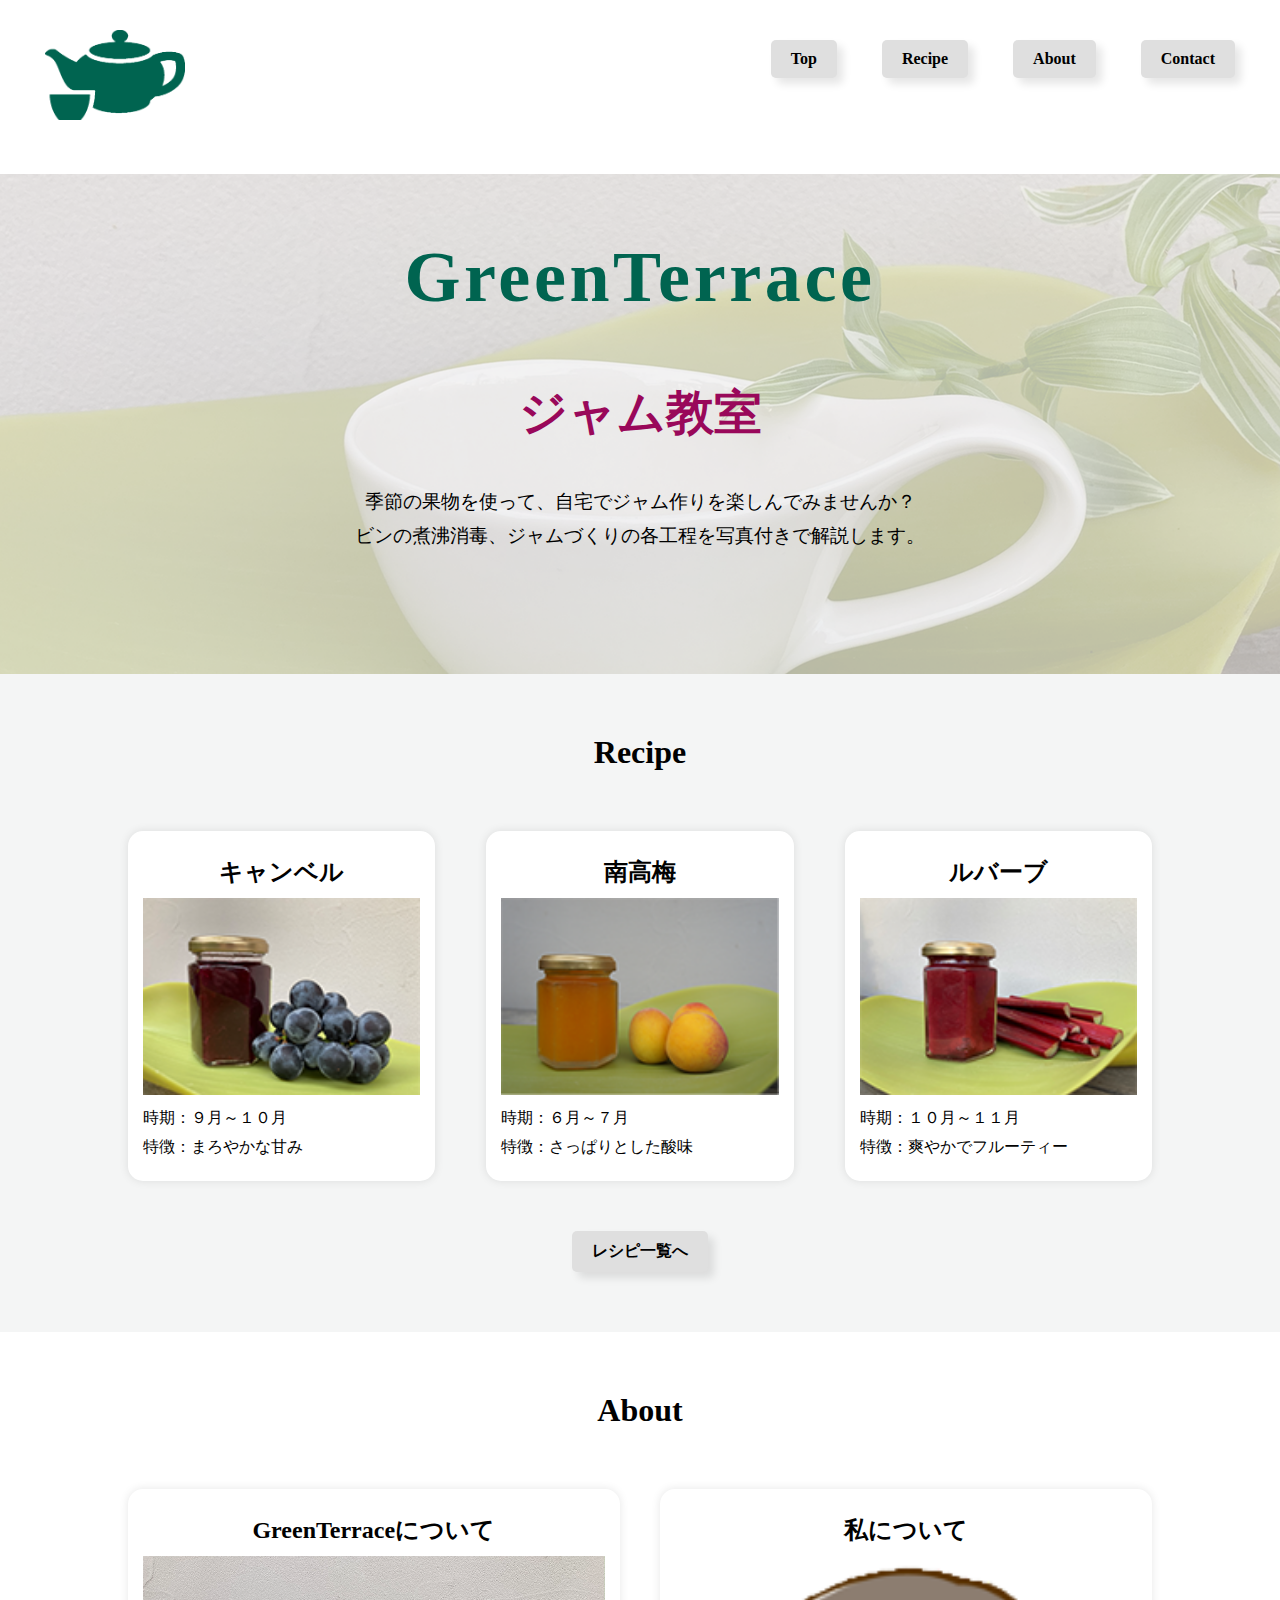
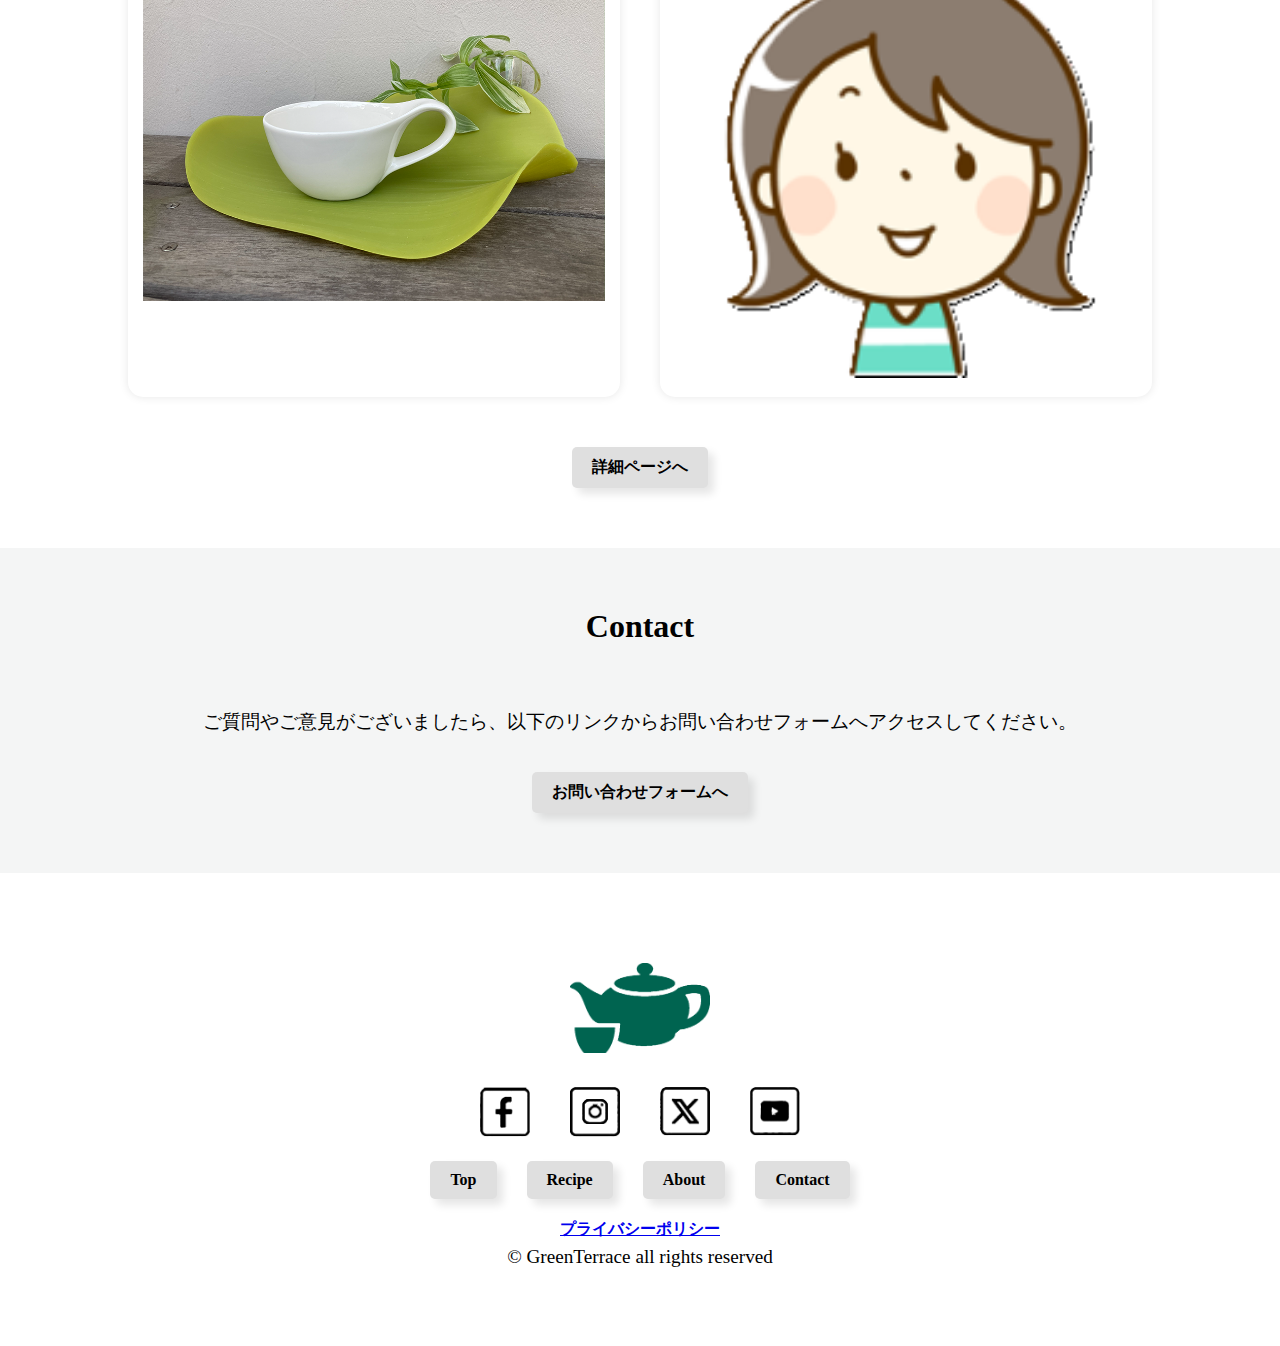
<file: index.html>
<!DOCTYPE html>
<html lang="ja">
<head>
    <meta charset="UTF-8">
    <meta name="viewport" content="width=device-width, initial-scale=1.0">
    <title>GreenTerrace ジャム教室</title>
    <meta name="description" content="ジャム教室のページです。ジャム作りレシピを紹介しています。">
    <link rel="stylesheet" href="style.css" >
</head>
<body>
    <!-- ここからページ内容を記述-->
    
    <header>
        <div class="title">
            <a href="#" class="logo">
                <img src="images/logo-pot.png" art="GreenTerrace ロゴ">
            </a>
        </div>
        
        <nav class="main-nav">
            <ul>
                <li><a class="btn" href="index.html">Top</a></li>
                <li><a class="btn" href="recipe.html">Recipe</a></li>
                <li><a class="btn" href="about.html">About</a></li>
                <li><a class="btn" href="contact.html">Contact</a></li>
            </ul>
        </nav>    
    </header>
    <!-- -->
    <main>
        <section id="top">
            <div class="container">
                <div class="hero">
                    <h1><span class="green">Green</span><span class="terrace">Terrace</span></h1>
                    <h2><strong>ジャム教室</strong></h2>
                </div>
                <div class="hero-text">
                    <p>季節の果物を使って、自宅でジャム作りを楽しんでみませんか？<br>ビンの煮沸消毒、ジャムづくりの各工程を写真付きで解説します。</p>    
                </div>
            </div>
        </section>
        <section id="recipe">
            <div class="container">
                <h2>Recipe</h2>
                <div class="recipe-item-wrap">
                    <div class="recipe-item">
                        <h3>キャンベル</h3>
                        <div class="item-box">
                            <img src="images/jam-campbell.png" alt="キャンベルのジャム">
                            <p>時期：９月～１０月<br>特徴：まろやかな甘み</p>
                        </div>
                    </div>
                    <div class="recipe-item">
                        <h3>南高梅</h3>
                            <div class="item-box">
                            <img src="images/jam-ume.png" alt="南高梅のジャム"> 
                            <p>時期：６月～７月<br>特徴：さっぱりとした酸味</p>
                        </div>
                    </div>
                    <div class="recipe-item">
                        <h3>ルバーブ</h3>
                            <div class="item-box">
                            <img src="images/jam-rhubarb.png" alt="ルバーブのジャム"> 
                            <p>時期：１０月～１１月<br>特徴：爽やかでフルーティー</p>
                        </div>
                    </div>                         
                </div>
                <a class="btn" href="recipe.html">レシピ一覧へ</a>
            </div><!-- .container -->
        </section>
 
        <section id="about">
            <div class="container">
                <h2>About</h2>
                <div class="about-item-wrap">
                    <div class="about-item"> 
                        <h3>GreenTerraceについて</h3>  
                        <div class="about-box">
                            <img src="images/greenterracecap.png" alt="白いカップ（About）">
                        </div>
                    </div>
                    <div class="about-item"> 
                        <h3>私について</h3>  
                        <div class="about-box">
                            <img src="images/illust-woman.png" alt="女性イラスト（About）">
                        </div>
                    </div>
                </div>
                <a class="btn" href="about.html">詳細ページへ</a>
            </div><!-- .container -->
        </section>
  
        <section id="contact">
            <div class="container">
                <h2>Contact</h2>
          
                <p>ご質問やご意見がございましたら、以下のリンクからお問い合わせフォームへアクセスしてください。</p>
                <a class="btn" href="contact.html">お問い合わせフォームへ</a>
            </div><!-- .container -->
        </section>
    </main>
    <footer>
        <div class="title">
            <a href="#" class="logo">
                <img src="images/logo-pot.png" alt="GreenTerrace ロゴ">
            </a>
        </div>
       
        <div class="sns-icons">
            <ul>
                <li><a href="#"><img src="images/icon-facebook.png" alt="Facebook"></a></li>
                <li><a href="#"><img src="images/icon-instagram.png" alt="Instagram"></a></li>
                <li><a href="#"><img src="images/icon-x.png" alt="X"></a></li>
                <li><a href="#"><img src="images/icon-youtube.png" alt="YouTube"></a></li>
            </ul>
        </div>

        <nav class="footer-nav">
            <ul>
                <li><a class="btn" href="index.html">Top</a></li>
                <li><a class="btn" href="recipe.html">Recipe</a></li>
                <li><a class="btn" href="about.html">About</a></li>
                <li><a class="btn" href="contact.html">Contact</a></li>
            </ul>
        </nav>    
        <a href="#">プライバシーポリシー</a>
        <p>© GreenTerrace all rights reserved</p>
    </footer>
</body>
</html>
</file>
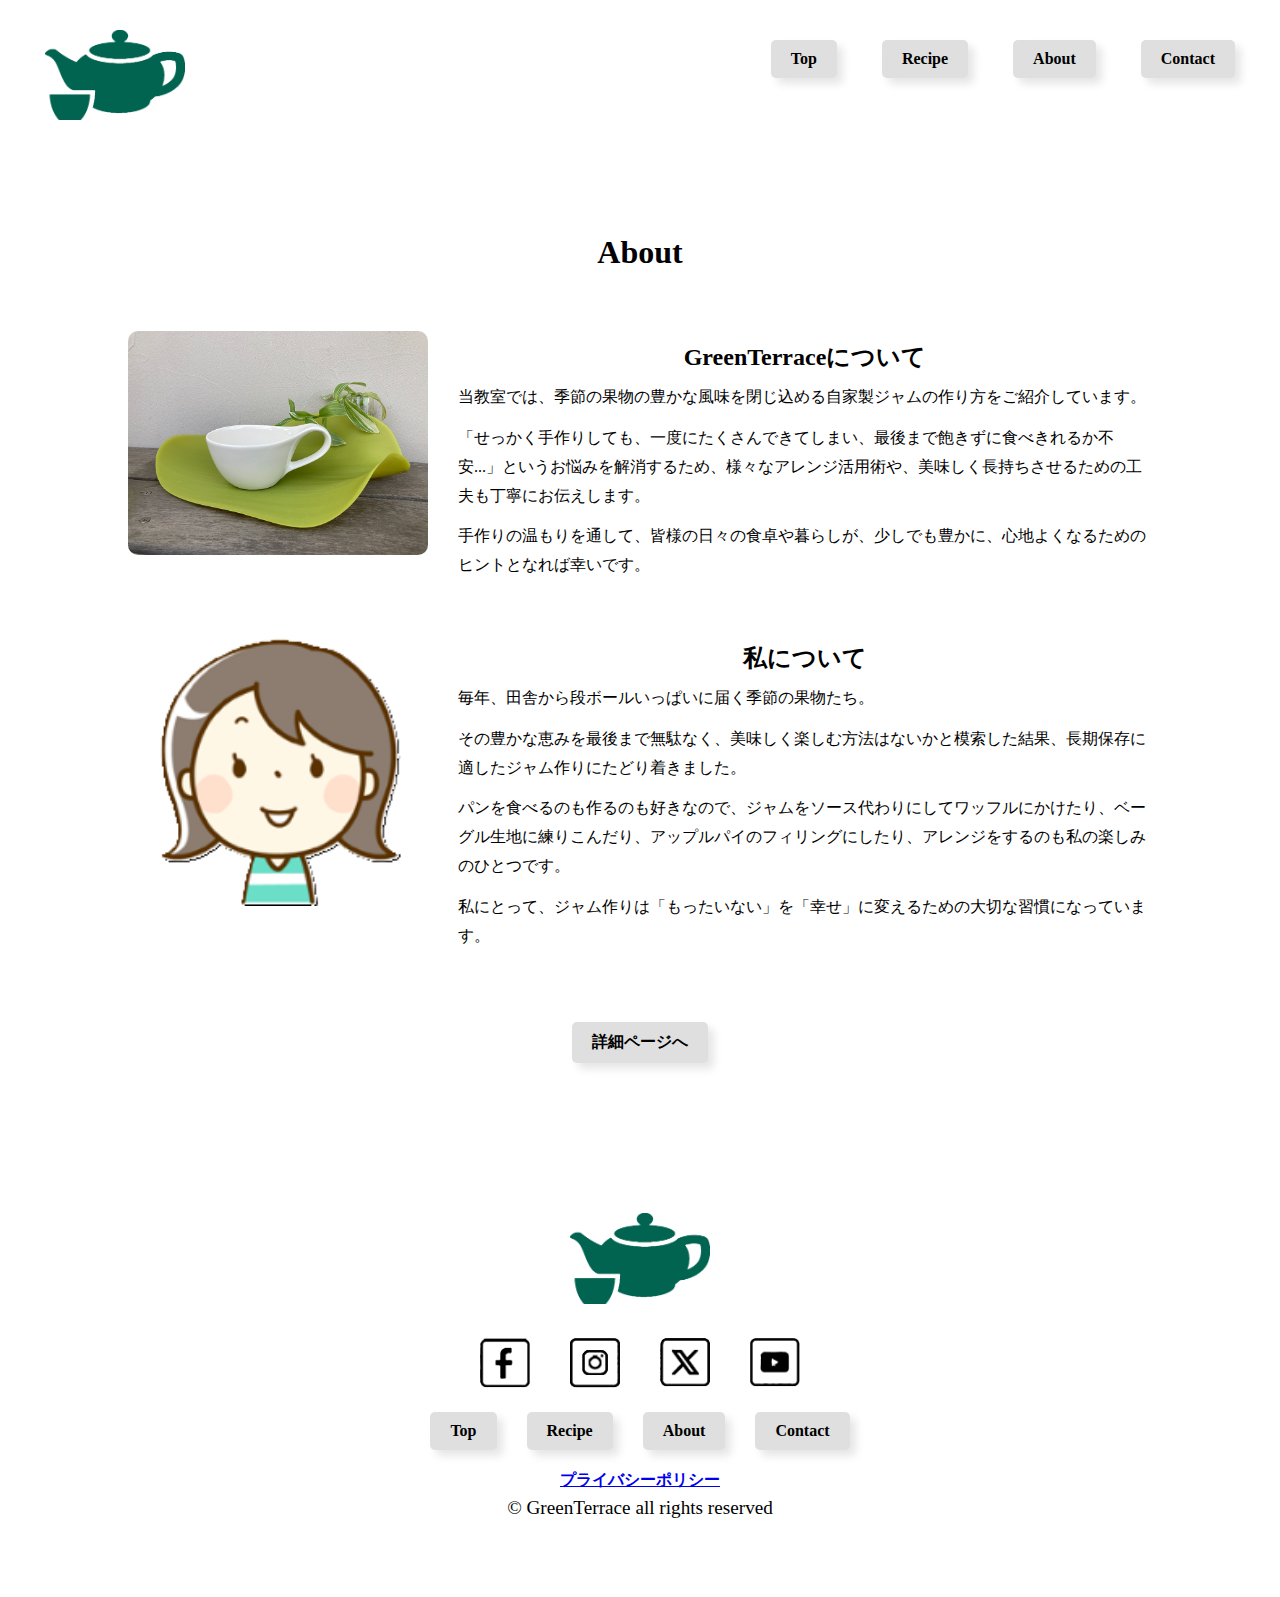
<file: about.html>
<!DOCTYPE html>
<html lang="ja">
<head>
    <meta charset="UTF-8">
    <meta name="viewport" content="width=device-width, initial-scale=1.0">
    <title>GreenTerrace ジャム教室</title>
    <meta name="description" content="ジャム教室のページです。ジャム作りレシピを紹介しています。">

    <link rel="stylesheet" href="style.css" >
</head>
<body>
    <!-- ここからページ内容を記述-->
    
    <header>
        <div class="title">
            <a href="#" class="logo">
                <img src="images/logo-pot.png" art="GreenTerrace ロゴ">
            </a>
        </div>
        <!-- 
        <div class="sns-icons">
            <ul>
                <li><a href="#"><img src="images/icon-facebook.png" alt="Facebook"></a></li>
                <li><a href="#"><img src="images/icon-instagram.png" alt="Instagram"></a></li>
                <li><a href="#"><img src="images/icon-x.png" alt="X"></a></li>
                <li><a href="#"><img src="images/icon-youtube.png" alt="YouTube"></a></li>
            </ul>
        </div>
        -->
        <nav class="main-nav">
            <ul>
                <li><a class="btn" href="index.html">Top</a></li>
                <li><a class="btn" href="recipe.html">Recipe</a></li>
                <li><a class="btn" href="about.html">About</a></li>
                <li><a class="btn" href="contact.html">Contact</a></li>
            </ul>
        </nav>    
    </header>
    <!-- -->
    <main>
        <section id="about">
            <div class="container">
                <h2>About</h2>
                <div class="about-content">
                    <div class="about-box-wrap">    
                        <img src="images/greenterracecap.png" alt="白いカップ（About）">
                        <div class="about-box">
                            <h3>GreenTerraceについて</h3>
                            <p>当教室では、季節の果物の豊かな風味を閉じ込める自家製ジャムの作り方をご紹介しています。</p>
                            <p>「せっかく手作りしても、一度にたくさんできてしまい、最後まで飽きずに食べきれるか不安...」というお悩みを解消するため、様々なアレンジ活用術や、美味しく長持ちさせるための工夫も丁寧にお伝えします。</p>
                            <p>手作りの温もりを通して、皆様の日々の食卓や暮らしが、少しでも豊かに、心地よくなるためのヒントとなれば幸いです。</p>
                        </div>
                    </div>
                    <div class="about-box-wrap"> 
                        <img src="images/illust-woman.png" alt="女性イラスト（About）">
                        <div class="about-box">
                            <h3>私について</h3>
                            <p>毎年、田舎から段ボールいっぱいに届く季節の果物たち。</p>
                            <p>その豊かな恵みを最後まで無駄なく、美味しく楽しむ方法はないかと模索した結果、長期保存に適したジャム作りにたどり着きました。</p>
                            <p>パンを食べるのも作るのも好きなので、ジャムをソース代わりにしてワッフルにかけたり、ベーグル生地に練りこんだり、アップルパイのフィリングにしたり、アレンジをするのも私の楽しみのひとつです。</p>  
                            <p>私にとって、ジャム作りは「もったいない」を「幸せ」に変えるための大切な習慣になっています。</p>
                        </div>
                    </div>
                </div>
                <a class="btn" href="about.html">詳細ページへ</a>
            </div><!-- .container -->
        </section>
  
    </main>
    <footer>
        <div class="title">
            <a href="#" class="logo">
                <img src="images/logo-pot.png" alt="GreenTerrace ロゴ">
            </a>
        </div>
       
        <div class="sns-icons">
            <ul>
                <li><a href="#"><img src="images/icon-facebook.png" alt="Facebook"></a></li>
                <li><a href="#"><img src="images/icon-instagram.png" alt="Instagram"></a></li>
                <li><a href="#"><img src="images/icon-x.png" alt="X"></a></li>
                <li><a href="#"><img src="images/icon-youtube.png" alt="YouTube"></a></li>
            </ul>
        </div>

        <nav class="footer-nav">
            <ul>
                <li><a class="btn" href="index.html">Top</a></li>
                <li><a class="btn" href="recipe.html">Recipe</a></li>
                <li><a class="btn" href="about.html">About</a></li>
                <li><a class="btn" href="contact.html">Contact</a></li>
            </ul>
        </nav>    
        <a href="#">プライバシーポリシー</a>
        <p>© GreenTerrace all rights reserved</p>
    </footer>
</body>
</html>
</file>
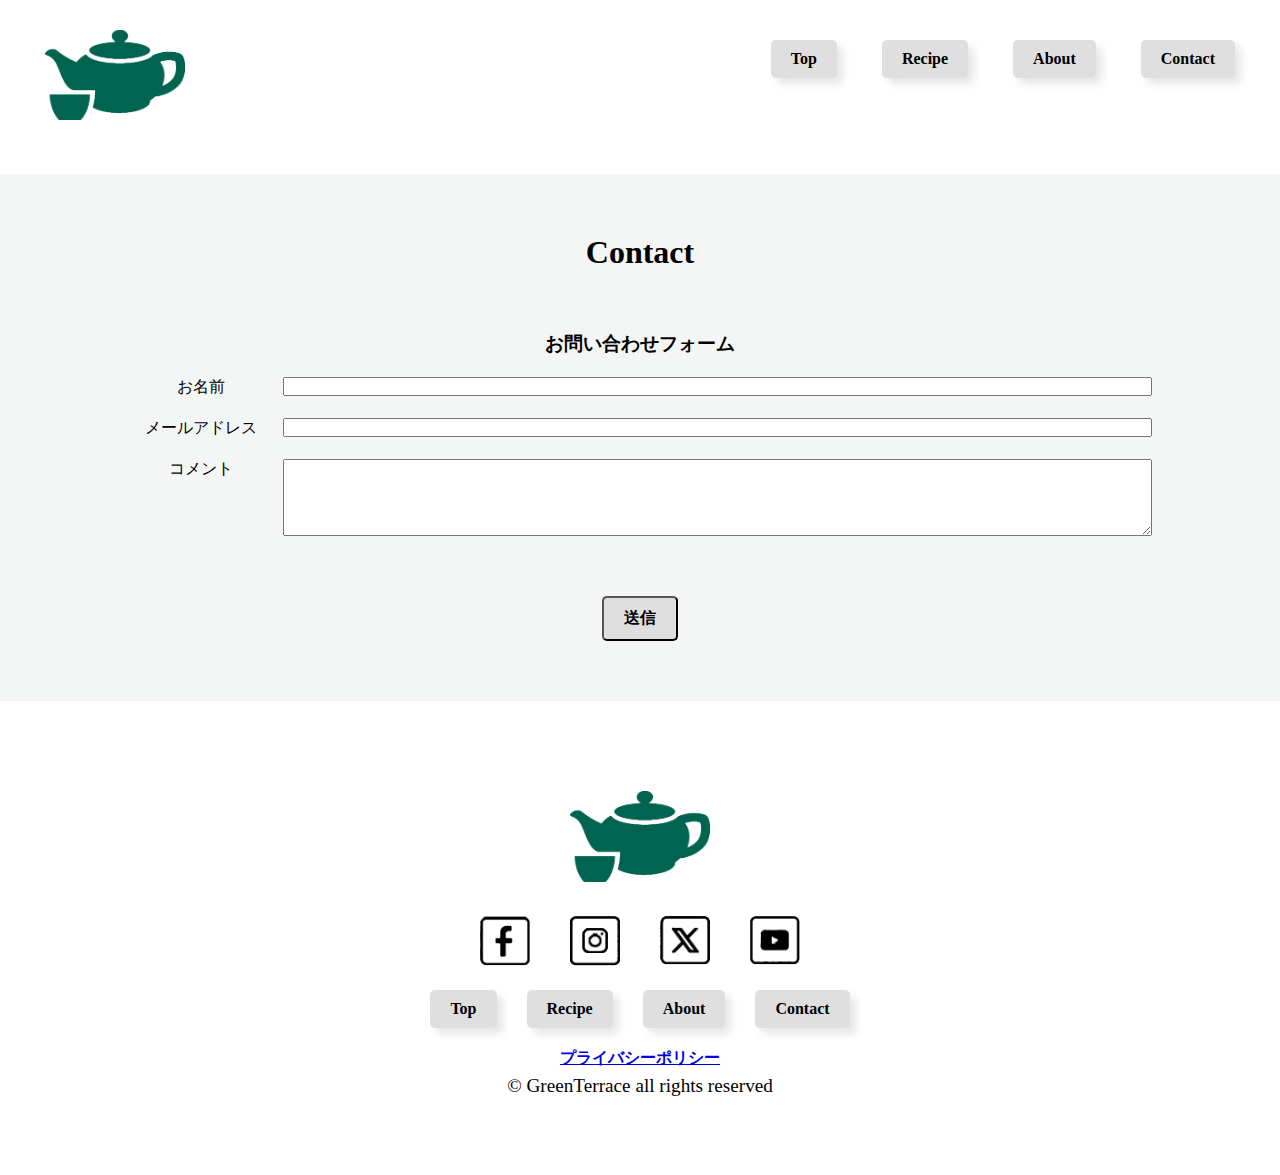
<file: contact.html>
<!DOCTYPE html>
<html lang="ja">
<head>
    <meta charset="UTF-8">
    <meta name="viewport" content="width=device-width, initial-scale=1.0">
    <title>GreenTerrace ジャム教室</title>
    <meta name="description" content="ジャム教室のページです。ジャム作りレシピを紹介しています。">

    <link rel="stylesheet" href="style.css" >
</head>
<body>
    <!-- ここからページ内容を記述-->
    
    <header>
        <div class="title">
            <a href="#" class="logo">
                <img src="images/logo-pot.png" art="GreenTerrace ロゴ">
            </a>
        </div>
        <!-- 
        <div class="sns-icons">
            <ul>
                <li><a href="#"><img src="images/icon-facebook.png" alt="Facebook"></a></li>
                <li><a href="#"><img src="images/icon-instagram.png" alt="Instagram"></a></li>
                <li><a href="#"><img src="images/icon-x.png" alt="X"></a></li>
                <li><a href="#"><img src="images/icon-youtube.png" alt="YouTube"></a></li>
            </ul>
        </div>
        -->
        <nav class="main-nav">
            <ul>
                <li><a class="btn" href="index.html">Top</a></li>
                <li><a class="btn" href="recipe.html">Recipe</a></li>
                <li><a class="btn" href="about.html">About</a></li>
                <li><a class="btn" href="contact.html">Contact</a></li>
            </ul>
        </nav>    
    </header>
    <!-- -->
    <main>
         <section id="contact">
            <div class="container">
                <h2>Contact</h2>
                <h3>お問い合わせフォーム</h3>
                <form action="https://example.com/submit" method="post" class="contact-form">
                    <div class="contact-item">
                        <label class="label">お名前</label>
                        <input type="text" class="inputs" name="name" required>
                    </div>
                    <div class="contact-item">
                        <label class="label">メールアドレス</label>
                        <input type="email" class="inputs" name="email" required>
                    </div>
                    <div class="contact-item">
                        <label class="label">コメント</label>
                        <textarea class="inputs" rows="5" required></textarea>
                    </div>
                    <div class="button-area">
                        <input type="submit" value="送信"/>   
                    </div>    
                </form>
            </div><!-- .container -->
        </section>
    </main>
    <footer>
        <div class="title">
            <a href="#" class="logo">
                <img src="images/logo-pot.png" alt="GreenTerrace ロゴ">
            </a>
        </div>
       
        <div class="sns-icons">
            <ul>
                <li><a href="#"><img src="images/icon-facebook.png" alt="Facebook"></a></li>
                <li><a href="#"><img src="images/icon-instagram.png" alt="Instagram"></a></li>
                <li><a href="#"><img src="images/icon-x.png" alt="X"></a></li>
                <li><a href="#"><img src="images/icon-youtube.png" alt="YouTube"></a></li>
            </ul>
        </div>

        <nav class="footer-nav">
            <ul>
                <li><a class="btn" href="index.html">Top</a></li>
                <li><a class="btn" href="recipe.html">Recipe</a></li>
                <li><a class="btn" href="about.html">About</a></li>
                <li><a class="btn" href="contact.html">Contact</a></li>
            </ul>
        </nav>    
        <a href="#">プライバシーポリシー</a>
        <p>© GreenTerrace all rights reserved</p>
    </footer>
</body>
</html>
</file>
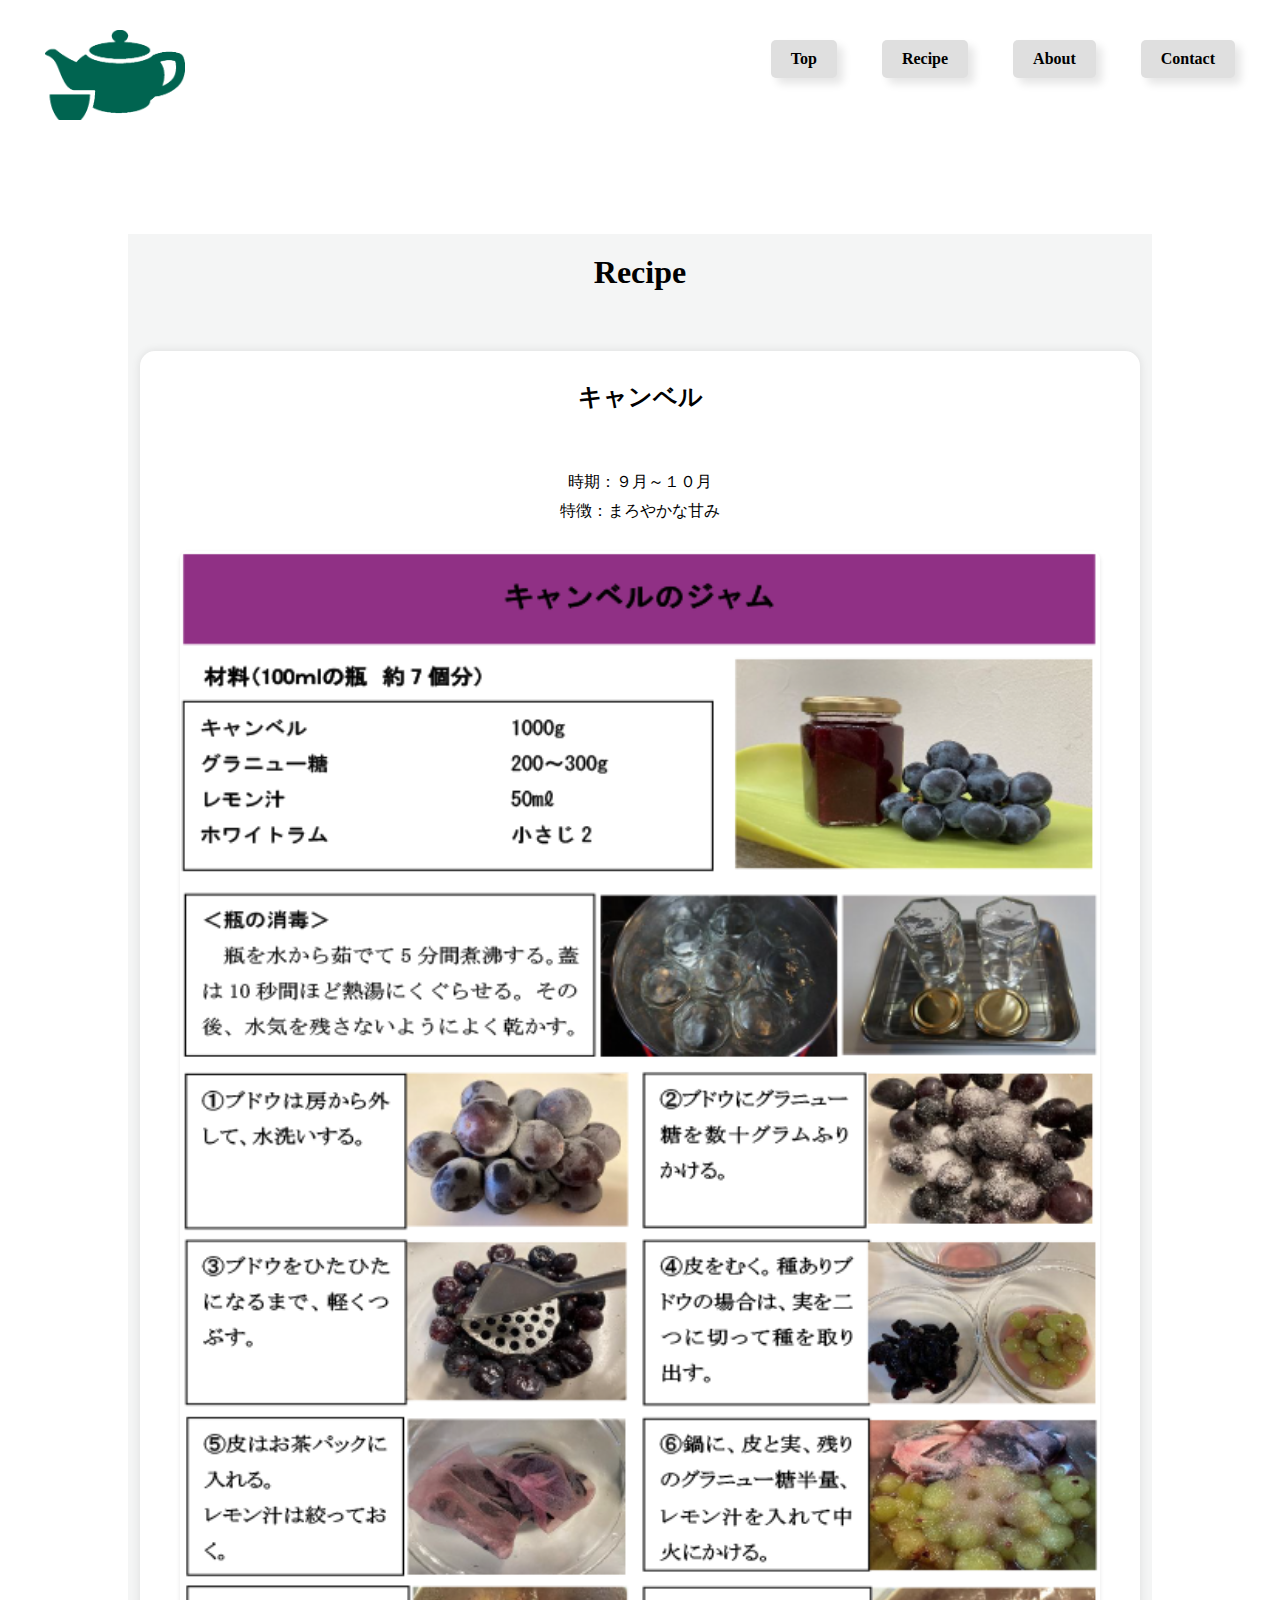
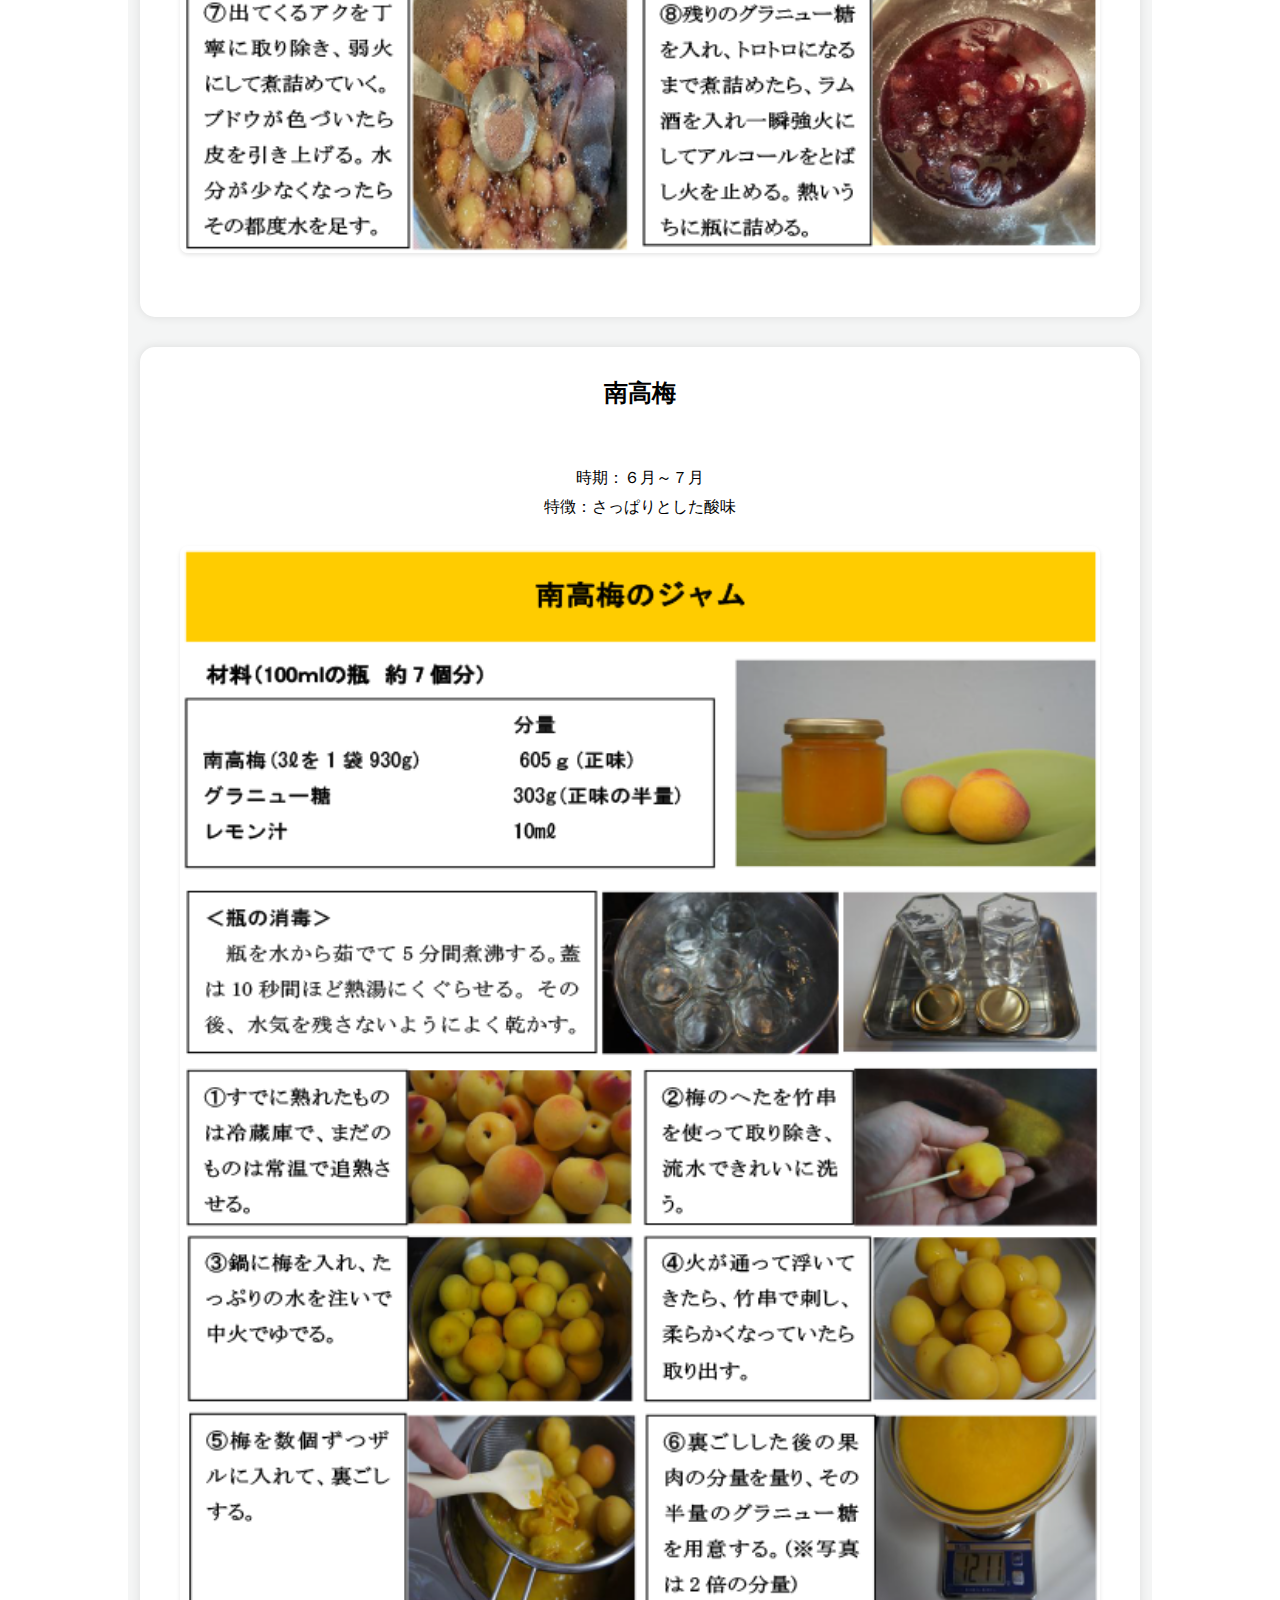
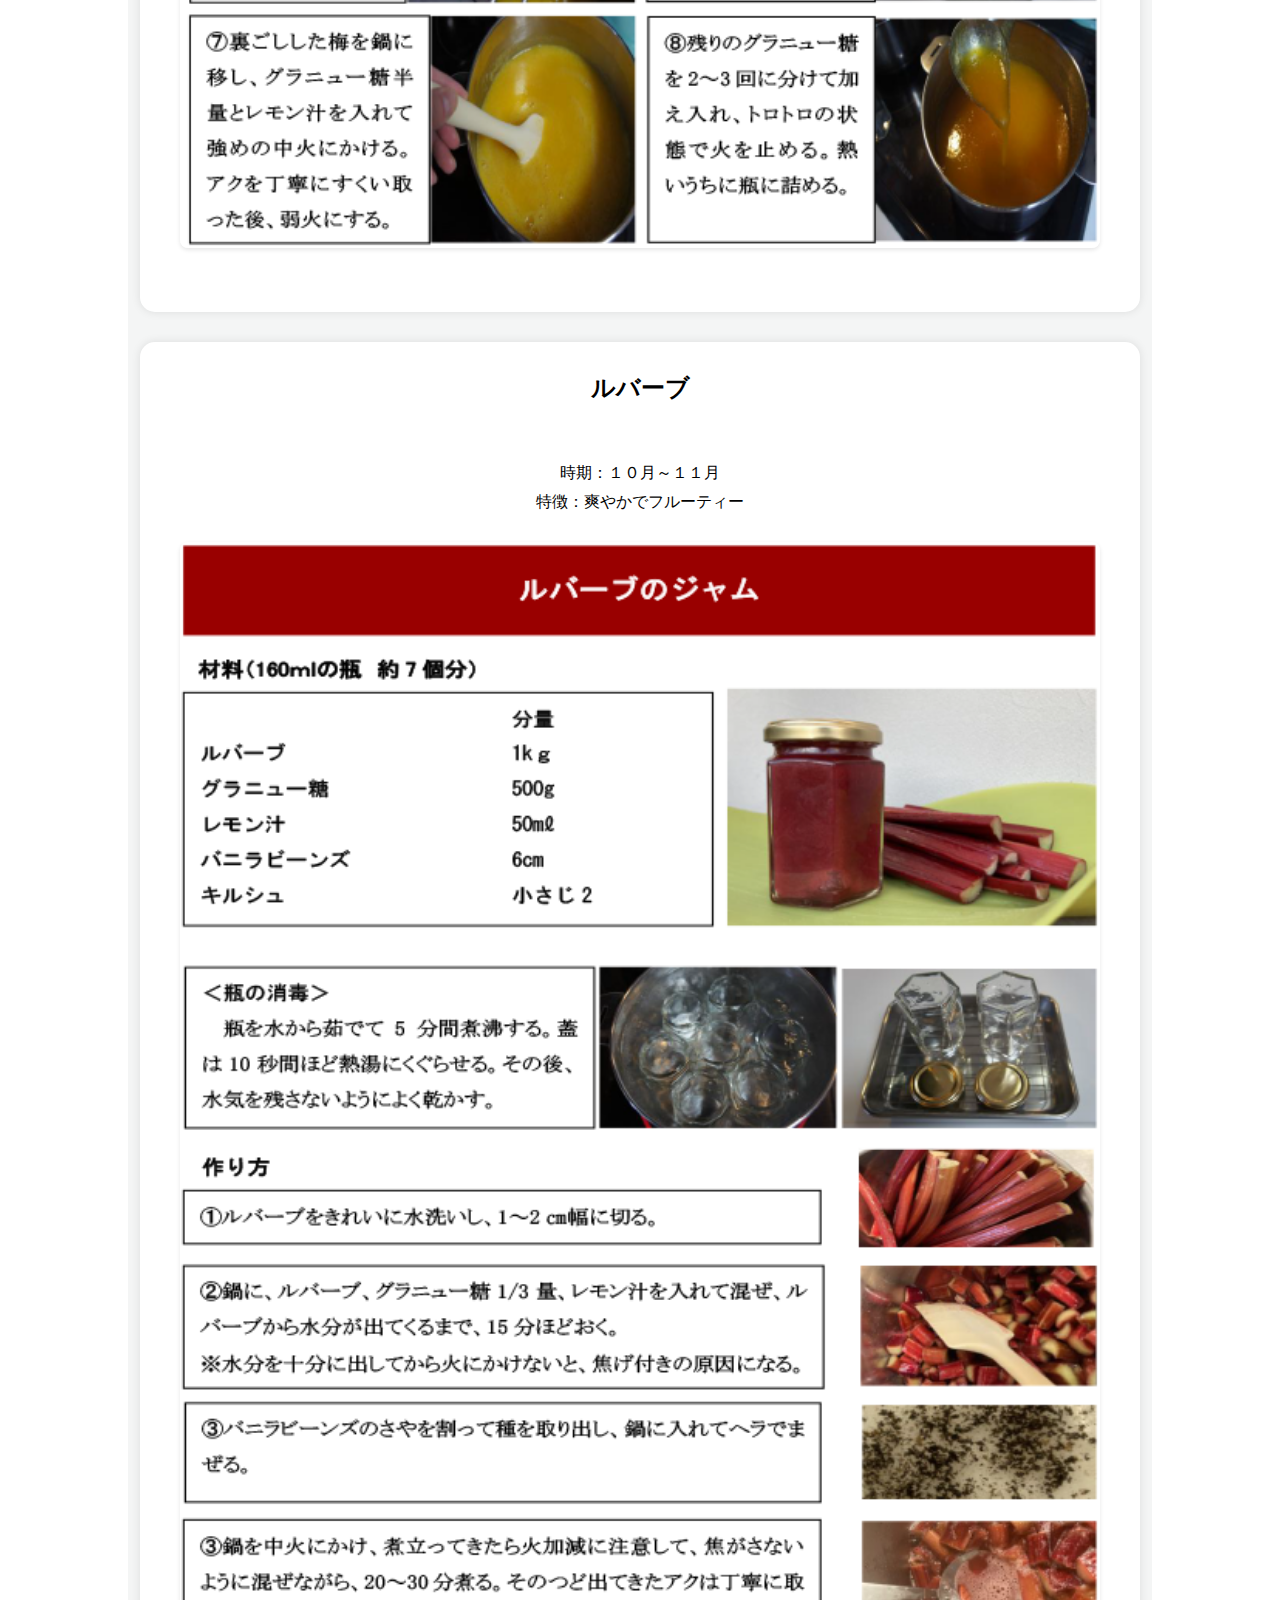
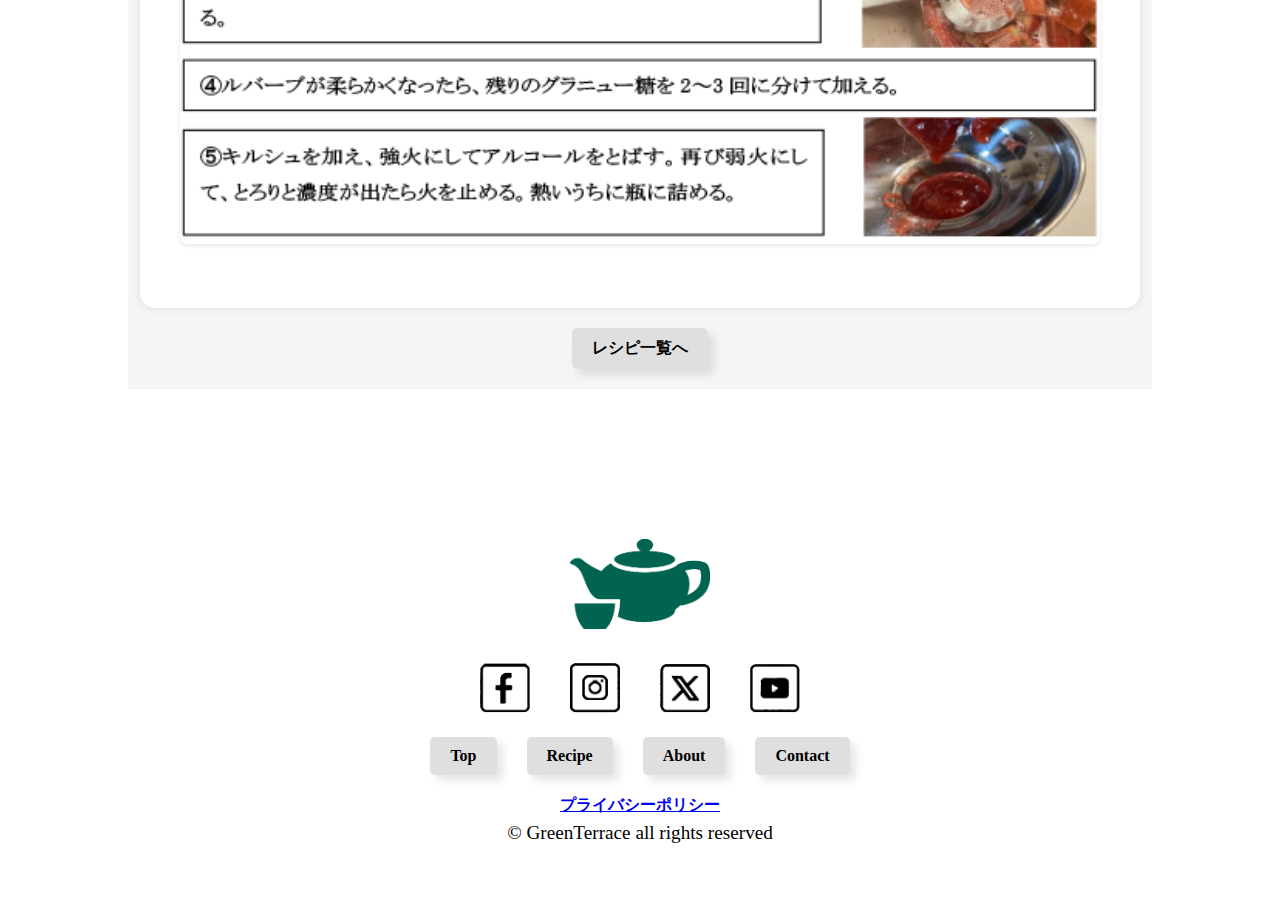
<file: recipe.html>
<!DOCTYPE html>
<html lang="ja">
<head>
    <meta charset="UTF-8">
    <meta name="viewport" content="width=device-width, initial-scale=1.0">
    <title>GreenTerrace ジャム教室</title>
    <meta name="description" content="ジャム教室のページです。ジャム作りレシピを紹介しています。">

    <link rel="stylesheet" href="style.css" >
</head>
<body>
    <!-- ここからページ内容を記述-->
    
    <header>
        <div class="title">
            <a href="#" class="logo">
                <img src="images/logo-pot.png" art="GreenTerrace ロゴ">
            </a>
        </div>
       
        <nav class="main-nav">
            <ul>
                <li><a class="btn" href="index.html">Top</a></li>
                <li><a class="btn" href="recipe.html">Recipe</a></li>
                <li><a class="btn" href="about.html">About</a></li>
                <li><a class="btn" href="contact.html">Contact</a></li>
            </ul>
        </nav>    
    </header>
    <!-- -->
    <main>
        <section id="recipe-list">
            <div class="container">
                <h2>Recipe</h2>
                <div class="recipe-item-wrap">
                    <div class="recipe-item">
                        <h3>キャンベル</h3>
                        <div class="item-box">
                            <p>時期：９月～１０月<br>特徴：まろやかな甘み</p>
                            <img src="images/recipe-campbell.png" alt="キャンベルのレシピ" >
                        </div>
                    </div>
                    <div class="recipe-item">
                        <h3>南高梅</h3>
                            <div class="item-box">
                            <p>時期：６月～７月<br>特徴：さっぱりとした酸味</p>
                            <img src="images/recipe-ume.png" alt="南高梅のレシピ" >
                        </div>
                    </div>
                    <div class="recipe-item">
                        <h3>ルバーブ</h3>
                            <div class="item-box">
                            <p>時期：１０月～１１月<br>特徴：爽やかでフルーティー</p>
                            <img src="images/recipe-rhubarb.png" alt="ルバーブのレシピ" >
                        </div>
                    </div>                         
                </div>
                <a class="btn" href="recipe.html">レシピ一覧へ</a>
            </div><!-- .container -->
        </section>
    </main>
    <footer>
        <div class="title">
            <a href="#" class="logo">
                <img src="images/logo-pot.png" alt="GreenTerrace ロゴ">
            </a>
        </div>
       
        <div class="sns-icons">
            <ul>
                <li><a href="#"><img src="images/icon-facebook.png" alt="Facebook"></a></li>
                <li><a href="#"><img src="images/icon-instagram.png" alt="Instagram"></a></li>
                <li><a href="#"><img src="images/icon-x.png" alt="X"></a></li>
                <li><a href="#"><img src="images/icon-youtube.png" alt="YouTube"></a></li>
            </ul>
        </div>

        <nav class="footer-nav">
            <ul>
                <li><a class="btn" href="index.html">Top</a></li>
                <li><a class="btn" href="recipe.html">Recipe</a></li>
                <li><a class="btn" href="about.html">About</a></li>
                <li><a class="btn" href="contact.html">Contact</a></li>
            </ul>
        </nav>    
        <a href="#">プライバシーポリシー</a>
        <p>© GreenTerrace all rights reserved</p>
    </footer>
</body>
</html>
</file>
<file: style.css>
﻿/* 基本CSS */
*{
	margin: 0;
	padding: 0;
	box-sizing: border-box;
}
html {
    /* ルートを 16px に固定（rem の基準） */
    font-size: 16px;
}

/* 明示的に body の基本フォントサイズを固定（ブラウザのズーム差や別ルールの影響を避けるため） */
body {
    font-size: 1rem; /* 16px と等価 */
}
ul {
	list-style: none;
}
a {
	font-weight: 600;
	margin:0 15px;
}
a:hover {
	color: #369078;
}
.btn {
	display: inline-block;
	background-color: #dfdfdf;
	color: #000000;
	padding: 10px 20px;
	border-radius: 5px;
	text-decoration: none;
	margin-top: 20px;
	box-shadow: 6px 6px 8px rgba(0, 0, 0, 0.1);
	text-align: center;
	width: auto; /* 幅を自動にして横幅が伸びないようにする */
	white-space: nowrap; /* テキスト折返しを防ぎ、ボタン幅は内容に合わせる */
}

/* header */
header {
	display: flex;
	justify-content: space-between;
	background-color: #ffffff;
	padding-bottom: 20px;
}
.title .logo img{
	width: 200px;
	height: auto;
	padding: 30px;
}
.main-nav {
	padding: 20px 30px 20px;
}
.main-nav ul {
	display: flex;
	justify-content: right;
	gap: 15px;
}

/* main */
h1 {
	text-align: center;
	margin-bottom: 60px;
	font-size: 4.5rem;
	color: #006450;
	line-height: 1.2;
	letter-spacing: 0.05em;
}

h1 .green,
h1 .terrace {
	display: inline; /* PCでは横並びに表示 */
}
p {
	text-align: center;
	font-size: 1.2rem;
	line-height: 1.8;
	padding-bottom: 12px;
}
.hero-img{
	width: 100%;
	text-align: center;
	}
section {
	padding: 60px 0;
}

/* セクション背景色 */
#top, #about {
	background-color: #ffffff
}
#recipe, #contact {
	background-color: #f4f5f5
}
/* コンテナ */
.container {
	width: 80%;
	margin: 0 auto;
	text-align: center;
}

/* ヒーローセクション */
#top  {
	background-image: url("images/background-cap.png");
	background-size: cover;
	background-position: center;
	background-repeat: no-repeat;
	height: 500px;
}
#top h2 {
	text-align: center;
	margin-bottom: 40px;
	font-size: 3rem;
	color: #99085a;
}
.container h2 {
	text-align: center;
	margin-bottom: 60px;
	font-size: 2rem;
	color: #010101;
}
/* レシピアイテム */
.recipe-item h3{
	font-size: 1.5rem;
	padding: 10px 0;
	color: #010101;
	text-align: center;
}
.recipe-item img{
	width: 100%;
	}

.recipe-item-wrap {
	display: flex;
	flex-wrap: wrap;
	justify-content: space-between;
	gap: 30px;
}
.recipe-item {
	width: 30%;
	background-color: #ffffff;
	padding: 15px;
	box-shadow: 0 0 10px rgba(0, 0, 0, 0.1);
	border-radius: 15px;
	margin-bottom: 30px;
}
.recipe-item p{
	font-size: 1rem;
	padding: 5px 0;
	color: #010101;
	text-align: justify;
}

/* お問い合わせフォーム */
.contact-form th{
	text-align: left;
	padding: 5px 30;
	font-size: 1rem;
	color: #010101;
}
/*RecipeページのCSS*/
/*
#recipe-list {
	height: calc(100vh - 60px);
	padding: 0;
	flex-shrink: 0;
}
	 レシピ一覧 */
#recipe-list .container{
	display: block;
	background-color: #f4f5f5;
	padding-top: 20px;
	padding-bottom: 20px;
}
#recipe-list .container h2 {
	text-align: center;
	margin-bottom: 60px;
	font-size: 2rem;
	color: #010101;
	flex-shrink: 0;
}

#recipe-list .item-box img {
    width: 100%;
    height: auto;
    margin: 20px 0;
    border-radius: 8px;
    box-shadow: 0 2px 4px rgba(0, 0, 0, 0.1);
}

#recipe-list .recipe-item-wrap {
	display: flex;
	flex-direction: column;
	flex-wrap: nowrap;
	gap: 30px;
}
#recipe-list .recipe-item {
    width: 100%;
    max-width: 1000px;
    margin: 0 auto;
    padding: 20px;
    background-color: #ffffff;
    box-shadow: 0 0 10px rgba(0, 0, 0, 0.1);
    border-radius: 15px;
    display: flex;
    flex-direction: column;
    align-items: center;
}
#recipe-list .recipe-item h3 {
    margin-bottom: 10px;
}

#recipe-list .recipe-item p {
    /* 画像と並ぶ p の text-align: justify; を上書き */
    text-align: center;
    margin-top: 10px;
	font-size: 1rem;
	padding: 5px 0;
	color: #010101;
}

#recipe-list .recipe-item img {
    /* 画像は親幅に合わせて縮小、過度な拡大を防止 */
    width: 100%;
    max-width: 100%;
    height: auto;
    margin-top: 20px;
    object-fit: contain;
} 
#recipe-list .item-box {
    width: 100%;
    background-color: #ffffff;
    padding: 20px;
}
/* レシピページのボタンを横幅いっぱいにしない */
#recipe-list .btn,
.container > .btn {
  display: inline-block;
  width: auto;
  white-space: nowrap; /* 折返しさせず内容幅に合わせる */
  margin: 20px auto 0; /* 上に余白、左右中央寄せ（親 .container が text-align:center の場合） */
}
/* アバウトアイテム */
.about-item h3{
	font-size: 1.5rem;
	padding: 10px 0;
	color: #010101;
	text-align: center;
}
.about-item img{
	width: 100%;
	}

.about-item-wrap {
	display: flex;
	flex-wrap: wrap;
	justify-content: space-between;
	gap: 30px;
}
.about-item {
	width: 48%;
	background-color: #ffffff;
	padding: 15px;
	box-shadow: 0 0 10px rgba(0, 0, 0, 0.1);
	border-radius: 15px;
	margin-bottom: 30px;
}
/*aboutセクション*/
.about-box-wrap {
	display: flex;
	align-items: flex-start;
	gap: 30px;
	margin-bottom: 40px;
}
.about-box-wrap img{
	flex: 0 0 50%;
	max-width: 300px;
		height: auto;
	border-radius: 10px;
}
.about-box h3{
	text-align: center;
	font-size: 1.5rem;
	padding: 10px 0;
	color: #010101;
}
.about-box p{
	text-align: left;
	font-size: 1rem;
	line-height: 1.8;
}
/* contactセクション */
#contact .container h3 {
    margin-bottom: 20px;
}
.contact-item {
	overflow: hidden;
	margin-bottom: 20px;
	width: 100%;
	background-color: #f4f5f5
	}
.label {
	float: left;
	margin-right: 20px;
	width: 135px;
	padding-left: 10px;
}
.inputs {
	float: left;
	width: calc(100% - 155px);
}
input[type="submit"]{
	text-align: center;
	margin-top: 40px;
	background-color: #dfdfdf;
	padding: 10px 20px;
	border-radius: 5px;
	font-size: 1rem;
	font-weight: bold;
	clear: both;
	cursor: pointer;
}

	


/* footer */
footer {
	background-color: #ffffff;
	padding: 60px 0;
	text-align: center;
}
.footer-nav ul {
	display: flex;
	justify-content: center;
	margin-bottom: 20px;
}

.sns-icons ul {
	display: flex;
	justify-content: center;
	gap: 10px;
	flex-wrap: wrap;
}

.sns-icons li {
	display: flex;
	align-items: center;
	justify-content: center;
}

.sns-icons img {
	width: auto;
	height: auto;
	max-width: 50px;
	max-height: 50px;
}
/* スマホCSS */
@media screen and (max-width: 640px) {
	/* header */
	header {
		flex-direction: column;
		align-items: center;
	}
	
	.title .logo img{
		width: 150px;
		padding: 20px 0 10px 0;
	}
	.main-nav ul {
		flex-direction: column;
		gap: 10px;
	}
	/* タイトルを2行に分ける */
	h1 {
		font-size: 3.5rem; /* モバイル表示時は少し小さく */
	}
	h1 .green,
	h1 .terrace {
		display: block; /* モバイル表示時は縦に並べる */
	}
	h2 {
		font-size: 3rem; /* モバイル表示時は少し小さく */
	}
	/* レシピアイテム */
	.recipe-item-wrap {
		flex-direction: column;
	}
	.recipe-item {
		width: 100%;
	}
	/* aboutアイテム */
	.about-item-wrap {
		flex-direction: column;
	}
	.about-item {
		width: 100%;
	}
	footer {
		flex-direction: column;
		align-items: center;
	}
	.footer-nav ul {
		flex-direction: column;
		gap: 10px;
	}

	/* SNSアイコンをスマホ対応 */
	.sns-icons ul {
		gap: 15px;
		flex-wrap: wrap;
	}

	.sns-icons img {
		width: 40px;
		height: 40px;
		object-fit: contain;
	}
}
</file>
